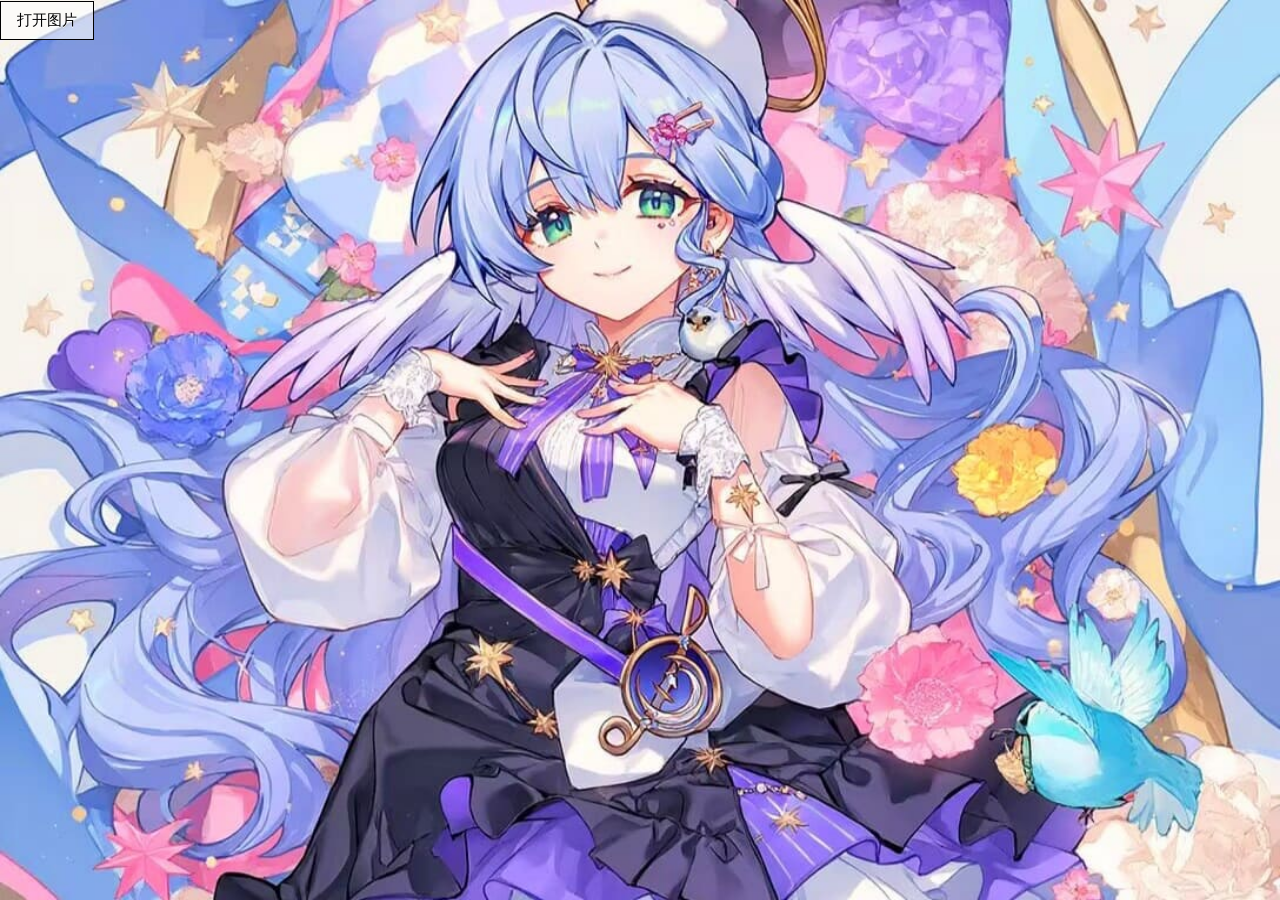
<file: imgview.html>
﻿<!DOCTYPE html>
<html>
<head>
<meta charset="UTF-8">
<meta name="viewport" content="width=device-width, initial-scale=1.0">
<title>图片预览</title>
<script type="text/javascript" src="nourli=1.js"></script>
<style>
body {
margin: 0;
padding: 0;
min-width: 100%;
min-height: 100vh;
}
.anniu {
    background-color:#fff9;
    border:1px solid #000;
    text-shadow:0px 1px 0px #fff;
    display:inline-block;
    cursor:pointer;
    color:#000;
    font-family:Arial;
    font-size:15px;
    padding:9px 16px;
    text-decoration:none;
    position:relative;
    top:1px;
}
@media screen and (orientation: landscape) {
body {
background-image: url('../bg-pc.png');
background-repeat: no-repeat;
background-size: 100%100%;
background-attachment: fixed;
}
}
@media screen and (orientation: portrait) {
body {
background-image: url('../bg-sj.png');
background-repeat: no-repeat;
background-size: 100%100%;
background-attachment: fixed;
}
}
</style>
</head>
<body>
<botton onclick="xianshi()" class="anniu">打开图片</botton>
<script>
/**
 * Skipped minification because the original files appears to be already minified.
 * Do NOT use SRI with dynamically generated files! More information: https://www.jsdelivr.com/using-sri-with-dynamic-files
 */
/**
 * Spotlight.js v0.7.8 (Bundle)
 * Copyright 2019-2021 Nextapps GmbH
 * Author: Thomas Wilkerling
 * Licence: Apache-2.0
 * https://github.com/nextapps-de/spotlight
 */
(function(){'use strict';var aa=document.createElement("style");aa.innerHTML="@keyframes pulsate{0%,to{opacity:1}50%{opacity:.2}}#spotlight{position:fixed;top:-1px;bottom:-1px;width:100%;z-index:99999;color:#fff;background-color:#000;opacity:0;overflow:hidden;-webkit-user-select:none;-ms-user-select:none;user-select:none;transition:opacity .2s ease-out;font-family:Arial,sans-serif;font-size:16px;font-weight:400;contain:strict;touch-action:none;pointer-events:none}#spotlight.show{opacity:1;transition:none;pointer-events:auto}#spotlight.white{color:#212529;background-color:#fff}#spotlight.white .spl-next,#spotlight.white .spl-page~*,#spotlight.white .spl-prev,#spotlight.white .spl-spinner{filter:invert(1)}#spotlight.white .spl-progress{background-color:rgba(0,0,0,.35)}#spotlight.white .spl-footer,#spotlight.white .spl-header{background-color:rgba(255,255,255,.65)}#spotlight.white .spl-button{background:#212529;color:#fff}.spl-footer,.spl-header{background-color:rgba(0,0,0,.45)}#spotlight .contain,#spotlight .cover{object-fit:cover;height:100%;width:100%}#spotlight .contain{object-fit:contain}#spotlight .autofit{object-fit:none;width:auto;height:auto;max-height:none;max-width:none;transition:none}.spl-scene,.spl-spinner,.spl-track{width:100%;height:100%;position:absolute}.spl-track{contain:strict}.spl-spinner{background-position:center;background-repeat:no-repeat;background-size:42px;opacity:0}.spl-spinner.spin{background-image:url([data-uri]);transition:opacity .2s linear .25s;opacity:1}.spl-spinner.error{background-image:url([data-uri]);background-size:128px;transition:none;opacity:.5}.spl-scene{transition:transform .65s cubic-bezier(.1,1,.1,1);contain:layout size;will-change:transform}.spl-pane>*{position:absolute;width:auto;height:auto;max-width:100%;max-height:100%;left:50%;top:50%;margin:0;padding:0;border:0;transform:translate(-50%,-50%) scale(1);transition:transform .65s cubic-bezier(.3,1,.3,1),opacity .65s ease;contain:layout style;will-change:transform,opacity;visibility:hidden}.spl-header,.spl-pane,.spl-progress{position:absolute;top:0}.spl-pane{width:100%;height:100%;transition:transform .65s cubic-bezier(.3,1,.3,1);contain:layout size;will-change:transform,contents}.spl-header{width:100%;height:50px;text-align:right;transform:translateY(-100px);transition:transform .35s ease;overflow:hidden;will-change:transform}#spotlight.menu .spl-footer,#spotlight.menu .spl-header,.spl-footer:hover,.spl-header:hover{transform:translateY(0)}.spl-header div{display:inline-block;vertical-align:middle;white-space:nowrap;width:50px;height:50px;opacity:.5}.spl-progress{width:100%;height:3px;background-color:rgba(255,255,255,.45);transform:translateX(-100%);transition:transform linear}.spl-footer,.spl-next,.spl-prev{position:absolute;transition:transform .35s ease;will-change:transform}.spl-footer{left:0;right:0;bottom:0;line-height:20px;padding:20px 20px 0;padding-bottom:env(safe-area-inset-bottom,0);text-align:left;font-size:15px;font-weight:400;transform:translateY(100%)}.spl-title{font-size:22px}.spl-button,.spl-description,.spl-title{margin-bottom:20px}.spl-button{display:inline-block;background:#fff;color:#000;border-radius:5px;padding:10px 20px;cursor:pointer}.spl-next,.spl-page~*,.spl-prev{background-position:center;background-repeat:no-repeat}.spl-page{float:left;width:auto;line-height:50px}.spl-page~*{background-size:21px;float:right}.spl-fullscreen{background-image:url([data-uri])}.spl-fullscreen.on{background-image:url([data-uri])}.spl-autofit{background-image:url([data-uri])}.spl-zoom-in,.spl-zoom-out{background-image:url([data-uri]);background-size:22px}.spl-zoom-in{background-image:url([data-uri])}.spl-download{background-image:url([data-uri]);background-size:20px}.spl-theme{background-image:url([data-uri])}.spl-play{background-image:url([data-uri])}.spl-play.on{background-image:url([data-uri]);animation:pulsate 1s ease infinite}.spl-close{background-image:url([data-uri])}.spl-next,.spl-prev{top:50%;width:50px;height:50px;opacity:.65;background-color:rgba(0,0,0,.45);border-radius:100%;cursor:pointer;margin-top:-25px;transform:translateX(-100px);background-image:url([data-uri]);background-size:30px}.spl-prev{left:20px}.spl-next{left:auto;right:20px;transform:translateX(100px) scaleX(-1)}#spotlight.menu .spl-prev{transform:translateX(0)}#spotlight.menu .spl-next{transform:translateX(0) scaleX(-1)}@media (hover:hover){.spl-page~div{cursor:pointer;transition:opacity .2s ease}.spl-next:hover,.spl-page~div:hover,.spl-prev:hover{opacity:1}}@media (max-width:500px){.spl-header div{width:44px}.spl-footer .spl-title{font-size:20px}.spl-footer{font-size:14px}.spl-next,.spl-prev{width:35px;height:35px;margin-top:-17.5px;background-size:15px 15px}.spl-spinner{background-size:30px 30px}}.hide-scrollbars{overflow:hidden!important}";
var ba=document.getElementsByTagName("head")[0];ba.firstChild?ba.insertBefore(aa,ba.firstChild):ba.appendChild(aa);Object.assign||(Object.assign=function(a,b){for(var c=Object.keys(b),e=0,f;e<c.length;e++)f=c[e],a[f]=b[f];return a});Element.prototype.closest||(Element.prototype.closest=function(a){a=a.substring(1);for(var b=this;b&&1===b.nodeType;){if(b.classList.contains(a))return b;b=b.parentElement}return null});function d(a,b,c){a.classList[c?"add":"remove"](b)}function g(a,b,c){c=""+c;a["_s_"+b]!==c&&(a.style.setProperty(b,c),a["_s_"+b]=c)}var ca=0;function da(a,b){b&&(g(a,"transition","none"),b());ca||(ca=a.clientTop&&0);b&&g(a,"transition","")}function h(a,b,c,e){k(!0,a,b,c,e)}function k(a,b,c,e,f){b[(a?"add":"remove")+"EventListener"](c,e,f||!1===f?f:!0)}function ea(a,b){a.stopPropagation();b&&a.preventDefault()}function l(a,b){g(a,"display",b?"":"none")}
function fa(a,b){g(a,"visibility",b?"":"hidden")}function m(a,b){g(a,"transition",b?"":"none")};var n="theme download play page close autofit zoom-in zoom-out prev next fullscreen".split(" "),ha={page:1,close:1,autofit:1,"zoom-in":1,"zoom-out":1,prev:1,next:1,fullscreen:1};var p=document.createElement("div");p.id="spotlight";p.innerHTML="<div class=spl-spinner></div><div class=spl-track><div class=spl-scene><div class=spl-pane></div></div></div><div class=spl-header><div class=spl-page> </div></div><div class=spl-progress></div><div class=spl-footer><div class=spl-title> </div><div class=spl-description> </div><div class=spl-button> </div></div><div class=spl-prev></div><div class=spl-next></div>";var ia={},ja=document.createElement("video");function ka(a,b,c,e){if("node"!==e)for(var f=Object.keys(c),A=0,w;A<f.length;A++)if(w=f[A],3<w.length&&0===w.indexOf("src"))if("video"===e){var F=ia[w];if(F){if(0<F){var Ga=c[w];break}}else if(ja.canPlayType("video/"+w.substring(3).replace("-","").toLowerCase())){ia[w]=1;Ga=c[w];break}else ia[w]=-1}else if(F=parseInt(w.substring(4),10))if(F=Math.abs(b-F),!jb||F<jb){var jb=F;Ga=c[w]}return Ga||c.src||c.href||a.src||a.href};var q={},la=navigator.connection,ma=window.devicePixelRatio||1,r,t,na,oa,u,pa,qa,ra,v,sa,ta,ua,x,y,z,B,C,D,va,E,G,wa,xa,ya,za,Aa,Ba,H,Ca,Da,Ea,Fa,I,Ha,Ia,Ja,Ka,J,K,L,M,N,La=document.createElement("img"),Ma,Na,Oa,Pa,Qa,Ra,Sa,Ta,Ua,Va,Wa,O,Xa,P,Q,R,S,Ya,T,Za;h(document,"click",$a);
function ab(){function a(c){return q[c]=(p||document).getElementsByClassName("spl-"+c)[0]}if(!K){K=document.body;Ma=a("scene");Na=a("header");Oa=a("footer");Pa=a("title");Qa=a("description");Ra=a("button");Sa=a("prev");Ta=a("next");Va=a("page");O=a("progress");Xa=a("spinner");M=[a("pane")];U("close",bb);K[T="requestFullscreen"]||K[T="msRequestFullscreen"]||K[T="webkitRequestFullscreen"]||K[T="mozRequestFullscreen"]||(T="");T?(Za=T.replace("request","exit").replace("mozRequest","mozCancel").replace("Request",
"Exit"),Ua=U("fullscreen",cb)):n.pop();U("autofit",V);U("zoom-in",db);U("zoom-out",eb);U("theme",fb);Wa=U("play",W);U("download",gb);h(Sa,"click",hb);h(Ta,"click",ib);var b=a("track");h(b,"mousedown",kb);h(b,"mousemove",lb);h(b,"mouseleave",mb);h(b,"mouseup",mb);h(b,"touchstart",kb,{passive:!1});h(b,"touchmove",lb,{passive:!0});h(b,"touchend",mb);h(Ra,"click",function(){Fa?Fa(z,D):Ea&&(location.href=Ea)})}}
function U(a,b){var c=document.createElement("div");c.className="spl-"+a;h(c,"click",b);Na.appendChild(c);return q[a]=c}function $a(a){var b=a.target.closest(".spotlight");if(b){ea(a,!0);a=b.closest(".spotlight-group");C=(a||document).getElementsByClassName("spotlight");for(var c=0;c<C.length;c++)if(C[c]===b){E=a&&a.dataset;nb(c+1);break}}}
function nb(a){if(B=C.length){K||ab();xa&&xa(a);for(var b=M[0],c=b.parentNode,e=M.length;e<B;e++){var f=b.cloneNode(!1);g(f,"left",100*e+"%");c.appendChild(f);M[e]=f}L||(K.appendChild(p),ob());z=a||1;m(Ma);pb(!0);T&&l(Ua,0<screen.availHeight-window.innerHeight);history.pushState({spl:1},"");history.pushState({spl:2},"");m(p,!0);d(K,"hide-scrollbars",!0);d(p,"show",!0);qb(!0);ob();X();H&&W(!0,!0)}}function Y(a,b){a=D[a];return"undefined"!==typeof a?(a=""+a,"false"!==a&&(a||b)):b}
function rb(a){a?da(N,rb):(m(Ma,Ka),g(N,"opacity",Ja?0:1),sb(Ia&&.8),J&&d(N,J,!0))}
function tb(a){L=M[a-1];N=L.firstChild;z=a;if(N)x&&V(),Aa&&d(N,Aa,!0),rb(!0),J&&d(N,J),Ja&&g(N,"opacity",1),Ia&&g(N,"transform",""),g(N,"visibility","visible"),Q&&(La.src=Q),H&&ub(R);else{var b=P.media,c=Y("spinner",!0);if("video"===b)vb(c,!0),N=document.createElement("video"),N.onloadedmetadata=function(){N===this&&(N.onerror=null,N.width=N.videoWidth,N.height=N.videoHeight,wb(),vb(c),tb(a))},N.poster=D.poster,N.preload=Da?"auto":"metadata",N.controls=Y("controls",!0),N.autoplay=D.autoplay,N.h=Y("inline"),
N.muted=Y("muted"),N.src=P.src,L.appendChild(N);else{if("node"===b){N=P.src;"string"===typeof N&&(N=document.querySelector(N));N&&(N.g||(N.g=N.parentNode),wb(),L.appendChild(N),tb(a));return}vb(c,!0);N=document.createElement("img");N.onload=function(){N===this&&(N.onerror=null,vb(c),tb(a),wb())};N.src=P.src;L.appendChild(N)}N&&(c||g(N,"visibility","visible"),N.onerror=function(){N===this&&(xb(N),d(Xa,"error",!0),vb(c))})}}function vb(a,b){a&&d(Xa,"spin",b)}
function yb(){return document.fullscreen||document.fullscreenElement||document.webkitFullscreenElement||document.mozFullScreenElement}function zb(){ob();N&&wb();if(T){var a=yb();d(Ua,"on",a);a||l(Ua,0<screen.availHeight-window.innerHeight)}}function ob(){u=p.clientWidth;pa=p.clientHeight}function wb(){qa=N.clientWidth;ra=N.clientHeight}function sb(a){g(N,"transform","translate(-50%, -50%) scale("+(a||v)+")")}function Z(a,b){g(L,"transform",a||b?"translate("+a+"px, "+b+"px)":"")}
function Ab(a,b,c){b?da(Ma,function(){Ab(a,!1,c)}):g(Ma,"transform","translateX("+(100*-a+(c||0))+"%)")}function qb(a){k(a,window,"keydown",Bb);k(a,window,"wheel",Cb);k(a,window,"resize",zb);k(a,window,"popstate",Db)}function Db(a){L&&a.state.spl&&bb(!0)}function Bb(a){if(L){var b=!1!==D["zoom-in"];switch(a.keyCode){case 8:b&&V();break;case 27:bb();break;case 32:H&&W();break;case 37:hb();break;case 39:ib();break;case 38:case 107:case 187:b&&db();break;case 40:case 109:case 189:b&&eb()}}}
function Cb(a){L&&!1!==D["zoom-in"]&&(a=a.deltaY,0>.5*(0>a?1:a?-1:0)?eb():db())}function W(a,b){("boolean"===typeof a?a:!R)===!R&&(R=R?clearTimeout(R):1,d(Wa,"on",R),b||ub(R))}function ub(a){wa&&(da(O,function(){g(O,"transition-duration","");g(O,"transform","")}),a&&(g(O,"transition-duration",Ha+"s"),g(O,"transform","translateX(0)")));a&&(R=setTimeout(ib,1E3*Ha))}function X(){Ba&&(Ya=Date.now()+2950,S||(d(p,"menu",!0),Eb(3E3)))}
function Eb(a){S=setTimeout(function(){var b=Date.now();b>=Ya?(d(p,"menu"),S=0):Eb(Ya-b)},a)}function Fb(a){"boolean"===typeof a&&(S=a?S:0);S?(S=clearTimeout(S),d(p,"menu")):X()}function kb(a){ea(a,!0);sa=!0;ta=!1;var b=a.touches;b&&(b=b[0])&&(a=b);ua=qa*v<=u;na=a.pageX;oa=a.pageY;m(L)}function mb(a){ea(a);if(sa){if(ta){if(ua&&ta){var b=(a=r<-(u/7)&&(z<B||G))||r>u/7&&(1<z||G);if(a||b)Ab(z-1,!0,r/u*100),a&&ib()||b&&hb();r=0;Z()}m(L,!0)}else Fb();sa=!1}}
function lb(a){ea(a);if(sa){var b=a.touches;b&&(b=b[0])&&(a=b);b=(qa*v-u)/2;r-=na-(na=a.pageX);ua||(r>b?r=b:r<-b&&(r=-b),ra*v>pa&&(b=(ra*v-pa)/2,t-=oa-(oa=a.pageY),t>b?t=b:t<-b&&(t=-b)));ta=!0;Z(r,t)}else X()}function cb(a){var b=yb();if("boolean"!==typeof a||a!==!!b)if(b)document[Za]();else p[T]()}function fb(a){"string"!==typeof a&&(a=y?"":Ca||"white");y!==a&&(y&&d(p,y),a&&d(p,a,!0),y=a)}
function V(a){"boolean"===typeof a&&(x=!a);x=1===v&&!x;d(N,"autofit",x);g(N,"transform","");v=1;t=r=0;wb();m(L);Z()}function db(){var a=v/.65;50>=a&&(x&&V(),r/=.65,t/=.65,Z(r,t),Gb(a))}function eb(){var a=.65*v;x&&V();1<=a&&(1===a?r=t=0:(r*=.65,t*=.65),Z(r,t),Gb(a))}function Gb(a){v=a||1;sb()}function gb(){var a=K,b=document.createElement("a"),c=N.src;b.href=c;b.download=c.substring(c.lastIndexOf("/")+1);a.appendChild(b);b.click();a.removeChild(b)}
function bb(a){setTimeout(function(){K.removeChild(p);L=N=P=D=E=C=xa=ya=za=Fa=null},200);d(K,"hide-scrollbars");d(p,"show");cb(!1);qb();history.go(!0===a?-1:-2);Q&&(La.src="");R&&W();N&&xb(N);S&&(S=clearTimeout(S));y&&fb();I&&d(p,I);za&&za()}function xb(a){if(a.g)a.g.appendChild(a),a.g=null;else{var b=a.parentNode;b&&b.removeChild(a);a.src=a.onerror=""}}function hb(a){a&&X();if(1<B){if(1<z)return Hb(z-1);if(G)return Ab(B,!0),Hb(B)}}
function ib(a){a&&X();if(1<B){if(z<B)return Hb(z+1);if(G)return Ab(-1,!0),Hb(1);R&&W()}}function Hb(a){if(a!==z){R?(clearTimeout(R),ub()):X();var b=a>z;z=a;pb(b);return!0}}
function Ib(a){var b=C[z-1],c=b;D={};E&&Object.assign(D,E);Object.assign(D,c.dataset||c);va=D.media;Fa=D.onclick;Ca=D.theme;I=D["class"];Ba=Y("autohide",!0);G=Y("infinite");wa=Y("progress",!0);H=Y("autoslide");Da=Y("preload",!0);Ea=D.buttonHref;Ha=H&&parseFloat(H)||7;y||Ca&&fb(Ca);I&&d(p,I,!0);I&&da(p);if(c=D.control){c="string"===typeof c?c.split(","):c;for(var e=0;e<n.length;e++)D[n[e]]=!1;for(e=0;e<c.length;e++){var f=c[e].trim();"zoom"===f?D["zoom-in"]=D["zoom-out"]=!0:D[f]=!0}}c=D.animation;
Ia=Ja=Ka=!c;J=!1;if(c)for(c="string"===typeof c?c.split(","):c,e=0;e<c.length;e++)f=c[e].trim(),"scale"===f?Ia=!0:"fade"===f?Ja=!0:"slide"===f?Ka=!0:f&&(J=f);Aa=D.fit;e=la&&la.downlink;c=Math.max(pa,u)*ma;e&&1200*e<c&&(c=1200*e);var A;P={media:va,src:ka(b,c,D,va),title:Y("title",b.alt||b.title||(A=b.firstElementChild)&&(A.alt||A.title))};Q&&(La.src=Q="");Da&&a&&(b=C[z])&&(a=b.dataset||b,(A=a.media)&&"image"!==A||(Q=ka(b,c,a,A)));for(b=0;b<n.length;b++)a=n[b],l(q[a],Y(a,ha[a]))}
function pb(a){t=r=0;v=1;if(N)if(N.onerror)xb(N);else{var b=N;setTimeout(function(){b&&N!==b&&(xb(b),b=null)},650);rb();Z()}Ib(a);Ab(z-1);d(Xa,"error");tb(z);m(L);Z();a=P.title;var c=Y("description"),e=Y("button"),f=a||c||e;f&&(a&&(Pa.firstChild.nodeValue=a),c&&(Qa.firstChild.nodeValue=c),e&&(Ra.firstChild.nodeValue=e),l(Pa,a),l(Qa,c),l(Ra,e),g(Oa,"transform","all"===Ba?"":"none"));Ba||d(p,"menu",!0);fa(Oa,f);fa(Sa,G||1<z);fa(Ta,G||z<B);Va.firstChild.nodeValue=1<B?z+" / "+B:"";ya&&ya(z,D)};window.Spotlight={init:ab,theme:fb,fullscreen:cb,download:gb,autofit:V,next:ib,prev:hb,goto:Hb,close:bb,zoom:Gb,menu:Fb,show:function(a,b,c){C=a;b&&(E=b,xa=b.onshow,ya=b.onchange,za=b.onclose,c=c||b.index);nb(c)},play:W,addControl:U,removeControl:function(a){var b=q[a];b&&(Na.removeChild(b),q[a]=null)}};}).call(this);
</script>
<script>
let u = new URL(window.location)
let img = u.searchParams.get('filename')
let tmp = img.split('/')
document.title = tmp[tmp.length - 1]
if(img){
Spotlight.show([
{src:img}]);}
</script>
<script>
function xianshi(){
Spotlight.show([
{src:img}]);}
</script>
<!-- </body>
</html>
</file>
